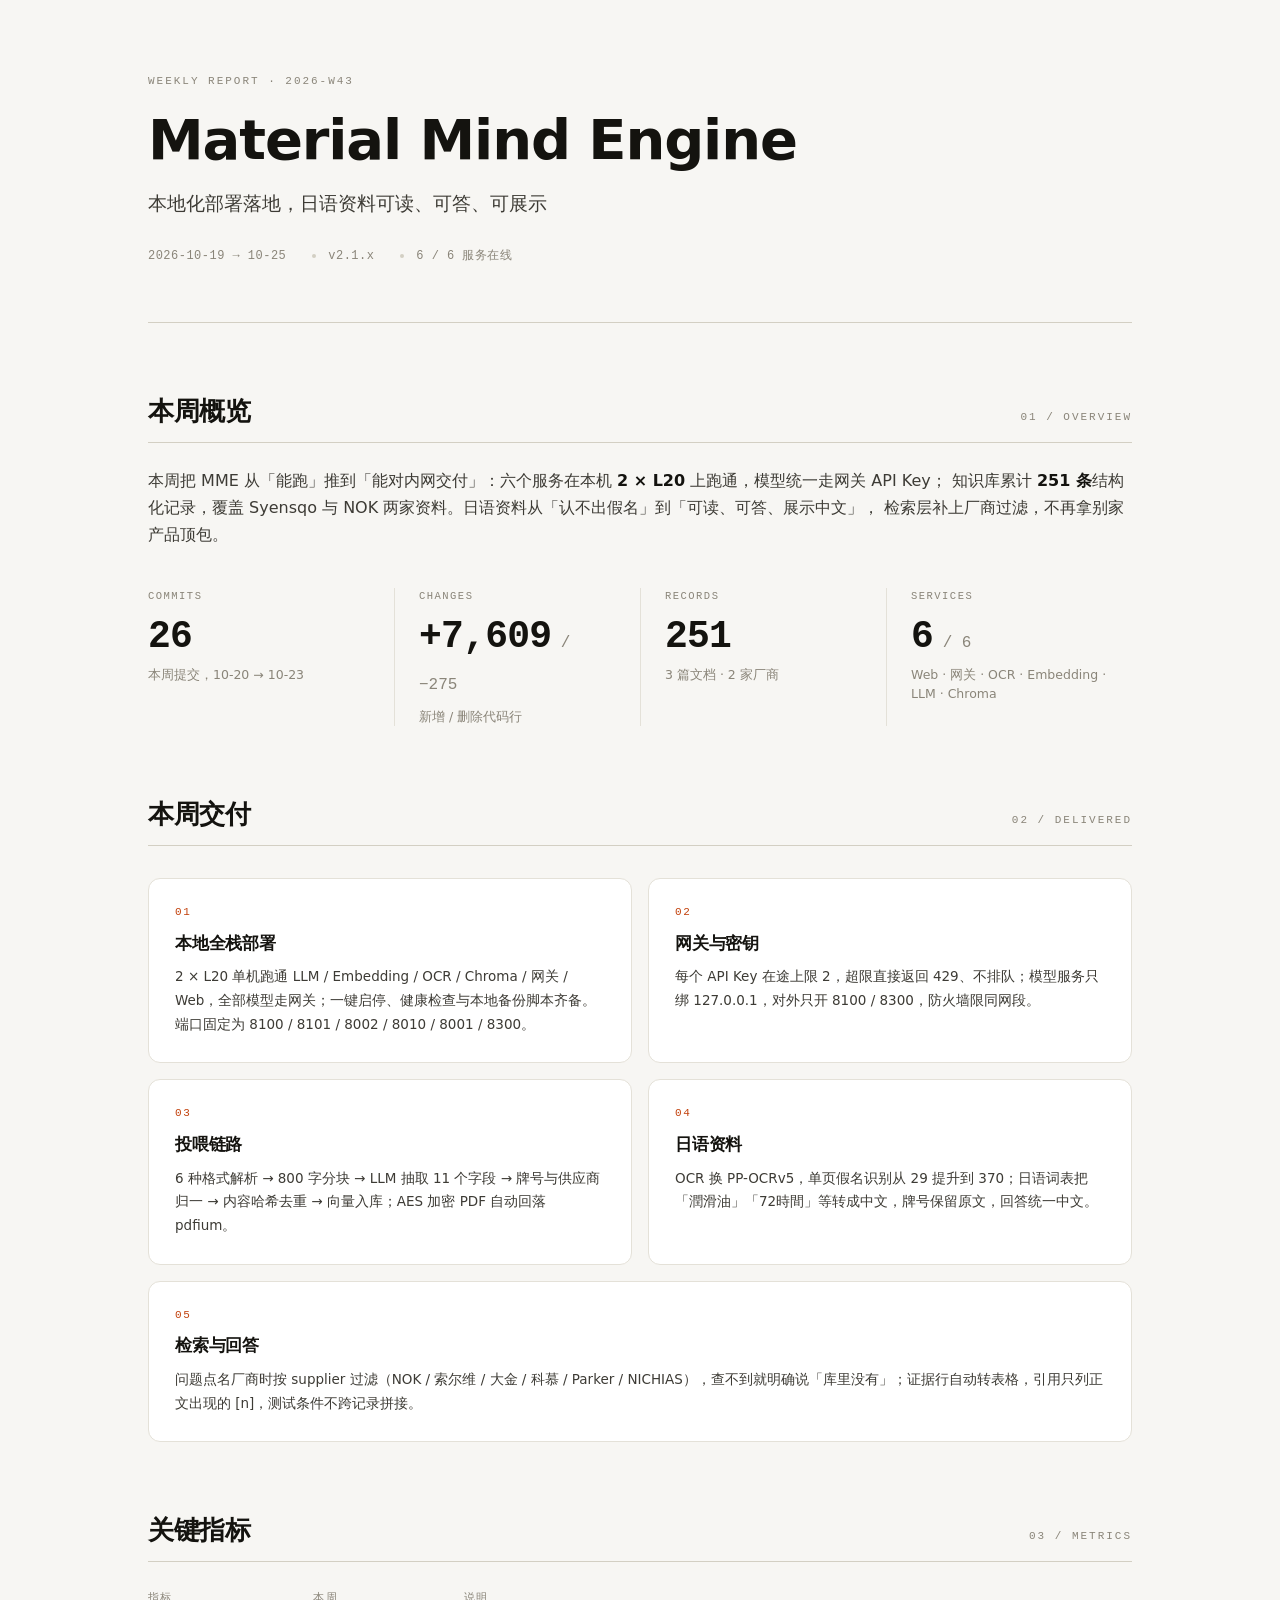
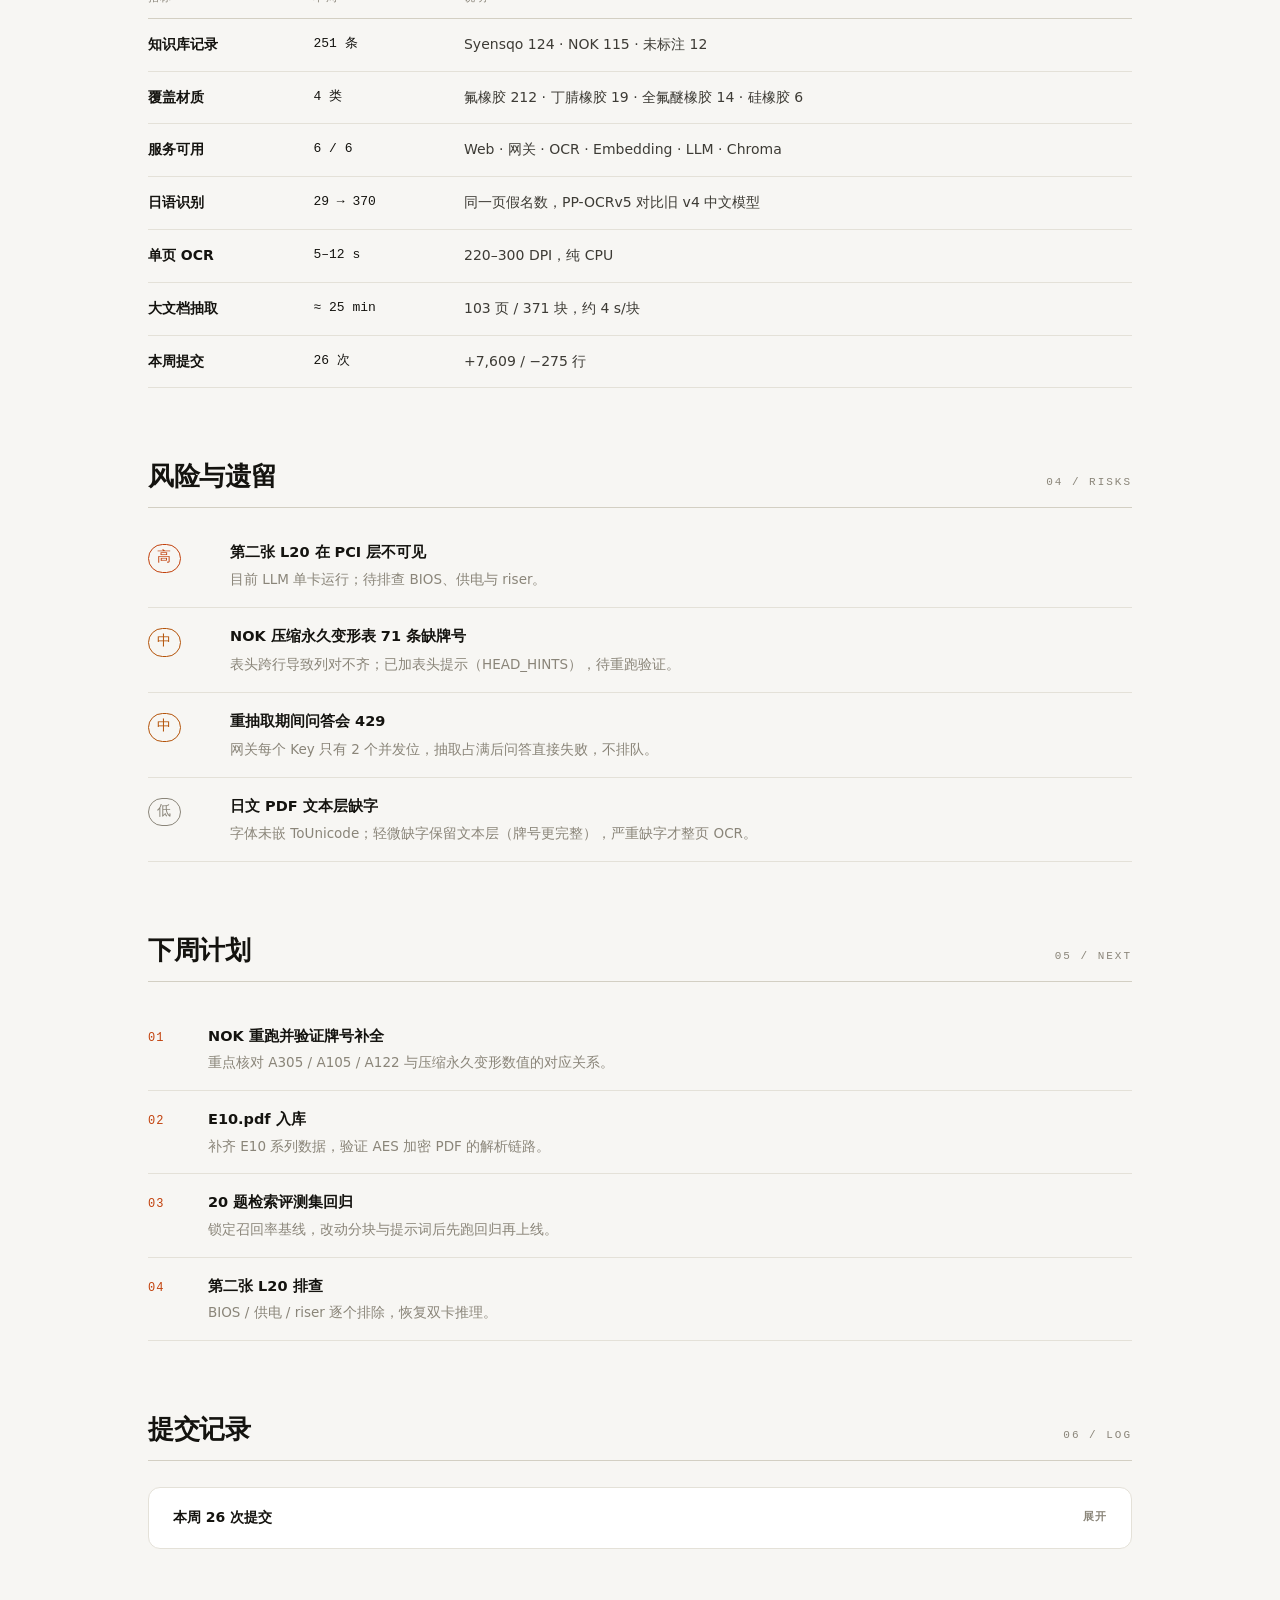
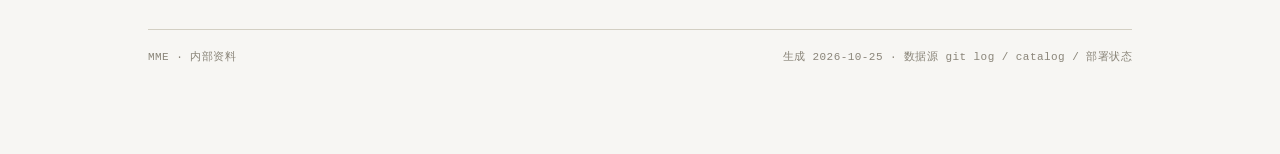
<file: docs/weekly/MME-周报-2026-W43.html>
<!doctype html>
<html lang="zh-CN">
<head>
<meta charset="utf-8">
<meta name="viewport" content="width=device-width, initial-scale=1">
<title>MME 周报 · 2026-W43</title>
<style>
  :root{
    --paper:#F7F6F3;
    --surface:#FFFFFF;
    --ink:#14130F;
    --ink2:#3D3B35;
    --muted:#8A8579;
    --rule:#E4E1D8;
    --rule-strong:#D3CFC3;
    --accent:#C2410C;
    --ok:#15803D;
    --warn:#B45309;
    --sans:"Microsoft YaHei UI","Microsoft YaHei","PingFang SC","Noto Sans SC",system-ui,sans-serif;
    --mono:Consolas,"SF Mono","JetBrains Mono",ui-monospace,monospace;
  }
  *{box-sizing:border-box}
  html{-webkit-text-size-adjust:100%}
  body{
    margin:0;
    background:var(--paper);
    color:var(--ink);
    font-family:var(--sans);
    font-size:15px;
    line-height:1.7;
    -webkit-font-smoothing:antialiased;
  }
  .page{max-width:1080px;margin:0 auto;padding:72px 48px 88px}

  /* ---------- 封面 ---------- */
  .cover{padding-bottom:56px;border-bottom:1px solid var(--rule-strong)}
  .eyebrow{
    display:block;font-family:var(--mono);font-size:11px;letter-spacing:.18em;
    text-transform:uppercase;color:var(--muted);
  }
  .cover h1{
    margin:20px 0 0;font-size:56px;line-height:1.05;letter-spacing:-.02em;font-weight:700;
  }
  .cover .lead{margin:18px 0 0;font-size:19px;color:var(--ink2);max-width:46em}
  .cover .meta{
    display:flex;flex-wrap:wrap;gap:8px 26px;margin-top:26px;
    font-family:var(--mono);font-size:12px;color:var(--muted);letter-spacing:.04em;
  }
  .cover .meta span{display:flex;align-items:center;gap:26px}
  .cover .meta span + span::before{content:"";width:4px;height:4px;border-radius:50%;background:var(--rule-strong);margin-right:-14px}

  /* ---------- 分区 ---------- */
  section{margin-top:72px}
  .sec-head{
    display:flex;align-items:baseline;justify-content:space-between;gap:24px;
    padding-bottom:14px;border-bottom:1px solid var(--rule-strong);
  }
  .sec-head h2{margin:0;font-size:26px;line-height:1.25;letter-spacing:-.01em}
  .sec-head .eyebrow{white-space:nowrap}
  .lede{margin:24px 0 0;max-width:62em;font-size:16px;color:var(--ink2)}
  .lede strong{color:var(--ink)}

  /* ---------- KPI ---------- */
  .kpis{
    display:grid;grid-template-columns:repeat(4,1fr);gap:0;margin-top:40px;
  }
  .kpi{padding:0 24px}
  .kpi:first-child{padding-left:0}
  .kpi + .kpi{border-left:1px solid var(--rule)}
  .kpi .label{font-family:var(--mono);font-size:10.5px;letter-spacing:.14em;text-transform:uppercase;color:var(--muted)}
  .kpi .value{margin-top:10px;font-family:var(--mono);font-size:38px;line-height:1.1;font-weight:700;letter-spacing:-.02em}
  .kpi .value small{font-size:16px;font-weight:400;color:var(--muted);letter-spacing:0}
  .kpi .note{margin-top:8px;font-size:12.5px;color:var(--muted);line-height:1.5}

  /* ---------- 交付卡片 ---------- */
  .cards{display:grid;grid-template-columns:1fr 1fr;gap:16px;margin-top:32px}
  .card{
    background:var(--surface);border:1px solid var(--rule);border-radius:12px;
    padding:24px 26px 26px;transition:border-color .18s ease, transform .18s ease;
  }
  .card:hover{border-color:#D8CFC2;transform:translateY(-1px)}
  .card .idx{font-family:var(--mono);font-size:11px;letter-spacing:.14em;color:var(--accent)}
  .card h3{margin:10px 0 0;font-size:17px;line-height:1.4;letter-spacing:-.01em}
  .card p{margin:10px 0 0;font-size:13.5px;line-height:1.75;color:var(--ink2)}
  .card.wide{grid-column:1 / -1}

  /* ---------- 表格 ---------- */
  table{width:100%;border-collapse:collapse;margin-top:28px}
  th{
    font-family:var(--mono);font-size:10.5px;letter-spacing:.14em;text-transform:uppercase;
    color:var(--muted);font-weight:400;text-align:left;padding:0 14px 10px 0;
    border-bottom:1px solid var(--rule-strong);
  }
  td{padding:14px 14px 14px 0;border-bottom:1px solid var(--rule);font-size:14px;color:var(--ink2);vertical-align:top}
  td:first-child{color:var(--ink);font-weight:600}
  td.num{font-family:var(--mono);font-size:13px;color:var(--ink);white-space:nowrap}
  th:last-child,td:last-child{padding-right:0}
  tbody tr:hover td{background:#FBFAF7}

  /* ---------- 风险 ---------- */
  .risks{list-style:none;margin:26px 0 0;padding:0}
  .risks li{display:grid;grid-template-columns:64px 1fr;gap:18px;padding:16px 0;border-bottom:1px solid var(--rule)}
  .risks li:first-child{padding-top:6px}
  .tag{
    align-self:start;justify-self:start;font-family:var(--mono);font-size:11px;letter-spacing:.08em;
    padding:2px 8px;border-radius:999px;border:1px solid currentColor;
  }
  .tag.high{color:var(--accent)}
  .tag.mid{color:var(--warn)}
  .tag.low{color:var(--muted)}
  .risks b{display:block;font-size:14.5px;font-weight:600;color:var(--ink)}
  .risks span{display:block;margin-top:4px;font-size:13.5px;color:var(--muted)}

  /* ---------- 下周 ---------- */
  .next{list-style:none;counter-reset:step;margin:26px 0 0;padding:0}
  .next li{
    counter-increment:step;display:grid;grid-template-columns:44px 1fr;gap:16px;
    padding:16px 0;border-bottom:1px solid var(--rule);align-items:baseline;
  }
  .next li::before{
    content:counter(step,decimal-leading-zero);font-family:var(--mono);font-size:12px;
    color:var(--accent);letter-spacing:.08em;
  }
  .next b{font-size:14.5px;font-weight:600}
  .next span{display:block;margin-top:2px;font-size:13.5px;color:var(--muted)}

  /* ---------- 提交记录 ---------- */
  details{margin-top:26px;border:1px solid var(--rule);border-radius:12px;background:var(--surface)}
  summary{
    cursor:pointer;list-style:none;padding:18px 24px;display:flex;justify-content:space-between;
    align-items:center;font-size:14px;font-weight:600;
  }
  summary::-webkit-details-marker{display:none}
  summary::after{content:"展开";font-family:var(--mono);font-size:11px;color:var(--muted);letter-spacing:.1em}
  details[open] summary::after{content:"收起"}
  details[open] summary{border-bottom:1px solid var(--rule)}
  details .table-wrap{padding:4px 24px 20px}
  details table{margin-top:12px}
  details td{padding:9px 14px 9px 0;font-size:13px}
  details td:first-child{font-family:var(--mono);font-size:12px;color:var(--muted);font-weight:400;white-space:nowrap}
  details td.hash{font-family:var(--mono);font-size:12px;color:var(--muted)}

  /* ---------- 页脚 ---------- */
  footer{
    margin-top:80px;padding-top:18px;border-top:1px solid var(--rule-strong);
    display:flex;flex-wrap:wrap;gap:8px 24px;justify-content:space-between;
    font-family:var(--mono);font-size:11px;color:var(--muted);letter-spacing:.04em;
  }

  /* ---------- 响应式 ---------- */
  @media (max-width:760px){
    .page{padding:44px 22px 64px}
    .cover h1{font-size:36px}
    .cover .lead{font-size:16px}
    section{margin-top:52px}
    .sec-head{flex-direction:column;gap:6px;align-items:flex-start}
    .kpis{grid-template-columns:1fr 1fr;row-gap:28px}
    .kpi{padding:0 18px}
    .kpi:nth-child(odd){padding-left:0}
    .kpi:nth-child(3){border-left:0}
    .cards{grid-template-columns:1fr}
    .risks li{grid-template-columns:1fr;gap:8px}
  }

  /* ---------- 打印 ---------- */
  @media print{
    @page{size:A4;margin:14mm}
    body{background:#fff;font-size:12.5px}
    .page{max-width:none;padding:0}
    section{margin-top:26px;break-inside:avoid}
    .card,details{break-inside:avoid}
    .card:hover{transform:none}
    details{border-color:var(--rule)}
    footer{margin-top:30px}
  }
</style>
</head>
<body>
<main class="page">

  <header class="cover">
    <span class="eyebrow">Weekly Report · 2026-W43</span>
    <h1>Material Mind Engine</h1>
    <p class="lead">本地化部署落地，日语资料可读、可答、可展示</p>
    <div class="meta">
      <span>2026-10-19 → 10-25</span>
      <span>v2.1.x</span>
      <span>6 / 6 服务在线</span>
    </div>
  </header>

  <section>
    <div class="sec-head">
      <h2>本周概览</h2>
      <span class="eyebrow">01 / Overview</span>
    </div>
    <p class="lede">
      本周把 MME 从「能跑」推到「能对内网交付」：六个服务在本机 <strong>2 × L20</strong> 上跑通，模型统一走网关 API Key；
      知识库累计 <strong>251 条</strong>结构化记录，覆盖 Syensqo 与 NOK 两家资料。日语资料从「认不出假名」到「可读、可答、展示中文」，
      检索层补上厂商过滤，不再拿别家产品顶包。
    </p>
    <div class="kpis">
      <div class="kpi">
        <div class="label">Commits</div>
        <div class="value">26</div>
        <div class="note">本周提交，10-20 → 10-23</div>
      </div>
      <div class="kpi">
        <div class="label">Changes</div>
        <div class="value">+7,609<small> / −275</small></div>
        <div class="note">新增 / 删除代码行</div>
      </div>
      <div class="kpi">
        <div class="label">Records</div>
        <div class="value">251</div>
        <div class="note">3 篇文档 · 2 家厂商</div>
      </div>
      <div class="kpi">
        <div class="label">Services</div>
        <div class="value">6<small> / 6</small></div>
        <div class="note">Web · 网关 · OCR · Embedding · LLM · Chroma</div>
      </div>
    </div>
  </section>

  <section>
    <div class="sec-head">
      <h2>本周交付</h2>
      <span class="eyebrow">02 / Delivered</span>
    </div>
    <div class="cards">
      <article class="card">
        <div class="idx">01</div>
        <h3>本地全栈部署</h3>
        <p>2 × L20 单机跑通 LLM / Embedding / OCR / Chroma / 网关 / Web，全部模型走网关；一键启停、健康检查与本地备份脚本齐备。端口固定为 8100 / 8101 / 8002 / 8010 / 8001 / 8300。</p>
      </article>
      <article class="card">
        <div class="idx">02</div>
        <h3>网关与密钥</h3>
        <p>每个 API Key 在途上限 2，超限直接返回 429、不排队；模型服务只绑 127.0.0.1，对外只开 8100 / 8300，防火墙限同网段。</p>
      </article>
      <article class="card">
        <div class="idx">03</div>
        <h3>投喂链路</h3>
        <p>6 种格式解析 → 800 字分块 → LLM 抽取 11 个字段 → 牌号与供应商归一 → 内容哈希去重 → 向量入库；AES 加密 PDF 自动回落 pdfium。</p>
      </article>
      <article class="card">
        <div class="idx">04</div>
        <h3>日语资料</h3>
        <p>OCR 换 PP-OCRv5，单页假名识别从 29 提升到 370；日语词表把「潤滑油」「72時間」等转成中文，牌号保留原文，回答统一中文。</p>
      </article>
      <article class="card wide">
        <div class="idx">05</div>
        <h3>检索与回答</h3>
        <p>问题点名厂商时按 supplier 过滤（NOK / 索尔维 / 大金 / 科慕 / Parker / NICHIAS），查不到就明确说「库里没有」；证据行自动转表格，引用只列正文出现的 [n]，测试条件不跨记录拼接。</p>
      </article>
    </div>
  </section>

  <section>
    <div class="sec-head">
      <h2>关键指标</h2>
      <span class="eyebrow">03 / Metrics</span>
    </div>
    <table>
      <thead>
        <tr><th>指标</th><th>本周</th><th>说明</th></tr>
      </thead>
      <tbody>
        <tr><td>知识库记录</td><td class="num">251 条</td><td>Syensqo 124 · NOK 115 · 未标注 12</td></tr>
        <tr><td>覆盖材质</td><td class="num">4 类</td><td>氟橡胶 212 · 丁腈橡胶 19 · 全氟醚橡胶 14 · 硅橡胶 6</td></tr>
        <tr><td>服务可用</td><td class="num">6 / 6</td><td>Web · 网关 · OCR · Embedding · LLM · Chroma</td></tr>
        <tr><td>日语识别</td><td class="num">29 → 370</td><td>同一页假名数，PP-OCRv5 对比旧 v4 中文模型</td></tr>
        <tr><td>单页 OCR</td><td class="num">5–12 s</td><td>220–300 DPI，纯 CPU</td></tr>
        <tr><td>大文档抽取</td><td class="num">≈ 25 min</td><td>103 页 / 371 块，约 4 s/块</td></tr>
        <tr><td>本周提交</td><td class="num">26 次</td><td>+7,609 / −275 行</td></tr>
      </tbody>
    </table>
  </section>

  <section>
    <div class="sec-head">
      <h2>风险与遗留</h2>
      <span class="eyebrow">04 / Risks</span>
    </div>
    <ul class="risks">
      <li>
        <span class="tag high">高</span>
        <div><b>第二张 L20 在 PCI 层不可见</b><span>目前 LLM 单卡运行；待排查 BIOS、供电与 riser。</span></div>
      </li>
      <li>
        <span class="tag mid">中</span>
        <div><b>NOK 压缩永久变形表 71 条缺牌号</b><span>表头跨行导致列对不齐；已加表头提示（HEAD_HINTS），待重跑验证。</span></div>
      </li>
      <li>
        <span class="tag mid">中</span>
        <div><b>重抽取期间问答会 429</b><span>网关每个 Key 只有 2 个并发位，抽取占满后问答直接失败，不排队。</span></div>
      </li>
      <li>
        <span class="tag low">低</span>
        <div><b>日文 PDF 文本层缺字</b><span>字体未嵌 ToUnicode；轻微缺字保留文本层（牌号更完整），严重缺字才整页 OCR。</span></div>
      </li>
    </ul>
  </section>

  <section>
    <div class="sec-head">
      <h2>下周计划</h2>
      <span class="eyebrow">05 / Next</span>
    </div>
    <ol class="next">
      <li><div><b>NOK 重跑并验证牌号补全</b><span>重点核对 A305 / A105 / A122 与压缩永久变形数值的对应关系。</span></div></li>
      <li><div><b>E10.pdf 入库</b><span>补齐 E10 系列数据，验证 AES 加密 PDF 的解析链路。</span></div></li>
      <li><div><b>20 题检索评测集回归</b><span>锁定召回率基线，改动分块与提示词后先跑回归再上线。</span></div></li>
      <li><div><b>第二张 L20 排查</b><span>BIOS / 供电 / riser 逐个排除，恢复双卡推理。</span></div></li>
    </ol>
  </section>

  <section>
    <div class="sec-head">
      <h2>提交记录</h2>
      <span class="eyebrow">06 / Log</span>
    </div>
    <details>
      <summary>本周 26 次提交</summary>
      <div class="table-wrap">
        <table>
          <tbody>
            <tr><td>10-23</td><td class="hash">3161f20</td><td>fix(retrieve): 问题点名厂商时按 supplier 过滤，不能拿别家产品顶替</td></tr>
            <tr><td>10-23</td><td class="hash">523ca2c</td><td>feat(i18n): 日语资料可识别、可入库，展示统一中文</td></tr>
            <tr><td>10-23</td><td class="hash">71988f8</td><td>fix(parse): AES 加密 PDF 走 pdfium 兜底解析</td></tr>
            <tr><td>10-23</td><td class="hash">a63ffa8</td><td>fix(ui): 引用只列正文真正引用到的编号，且等正文结束再出现</td></tr>
            <tr><td>10-23</td><td class="hash">cb622ec</td><td>feat(ui): 证据行自动渲染为表格，数据对比一眼看清</td></tr>
            <tr><td>10-23</td><td class="hash">7426ed0</td><td>fix(answer): 冲突判定收紧、测试温度补单位、空数据行按需输出</td></tr>
            <tr><td>10-23</td><td class="hash">cc45f19</td><td>fix: 产品列显示牌号；同牌号多测试拆成多条记录</td></tr>
            <tr><td>10-23</td><td class="hash">d2ad8d8</td><td>fix(ingest): 抽取用的页面表头改为「特性 单位 …」那一行</td></tr>
            <tr><td>10-23</td><td class="hash">89b19fd</td><td>fix(ui): 逐行证据不再挤成一团；材质写中文、禁止跨记录拼接条件</td></tr>
            <tr><td>10-23</td><td class="hash">6979d47</td><td>feat(retrieval): 记录补材质 / 供应商 + 中文标签向量化</td></tr>
            <tr><td>10-23</td><td class="hash">121c037</td><td>fix: 上传写入真实库 catalog，修复「上传成功但资料库为空」</td></tr>
            <tr><td>10-23</td><td class="hash">be0825a</td><td>docs: 排查表补 DuplicateIDError 一行</td></tr>
            <tr><td>10-23</td><td class="hash">ad554a0</td><td>fix(ingest): 文档内重复记录导致 Chroma DuplicateIDError</td></tr>
            <tr><td>10-21</td><td class="hash">4481c92</td><td>feat(deploy): 一键本地备份 backup.ps1（git bundle + .env 副本）</td></tr>
            <tr><td>10-21</td><td class="hash">5d9197f</td><td>docs: 一页纸接入说明，README 增加入口</td></tr>
            <tr><td>10-21</td><td class="hash">9c2769f</td><td>docs(deploy): 新电脑接入五步 + open-firewall.ps1</td></tr>
            <tr><td>10-20</td><td class="hash">10c34e3</td><td>fix(deploy): Stop-PidFile 连子进程一起杀，避免孤儿进程占端口</td></tr>
            <tr><td>10-20</td><td class="hash">96a62d0</td><td>feat(gateway,deploy): 每 Key 并发闸门 + Chroma server 模式 + LLM 4 并发槽</td></tr>
            <tr><td>10-20</td><td class="hash">3cdaa48</td><td>fix(clients): check_lan.py 默认读取同目录 mme-client.env</td></tr>
            <tr><td>10-20</td><td class="hash">2eb9616</td><td>docs: 局域网接入说明与客户端配置</td></tr>
            <tr><td>10-20</td><td class="hash">8041d52</td><td>feat(deploy): 本机离线部署（OCR 兜底 + 一键启停 + 网关接入）</td></tr>
            <tr><td>10-20</td><td class="hash">79fc850</td><td>test: 20 题 RAG 评测集与检索基线</td></tr>
            <tr><td>10-20</td><td class="hash">862480a</td><td>docs: 按当前架构重写 CONTRIBUTING</td></tr>
            <tr><td>10-20</td><td class="hash">e97cd49</td><td>docs: 补 CHANGELOG（v2.1.0 / v2.0.0）</td></tr>
            <tr><td>10-20</td><td class="hash">1edd373</td><td>docs: v2.1.0 发布说明与新模块清单</td></tr>
            <tr><td>10-20</td><td class="hash">bdc6862</td><td>feat: 产品目录、内部认证、并发向量库、模型网关</td></tr>
          </tbody>
        </table>
      </div>
    </details>
  </section>

  <footer>
    <span>MME · 内部资料</span>
    <span>生成 2026-10-25 · 数据源 git log / catalog / 部署状态</span>
  </footer>

</main>
</body>
</html>
</file>
